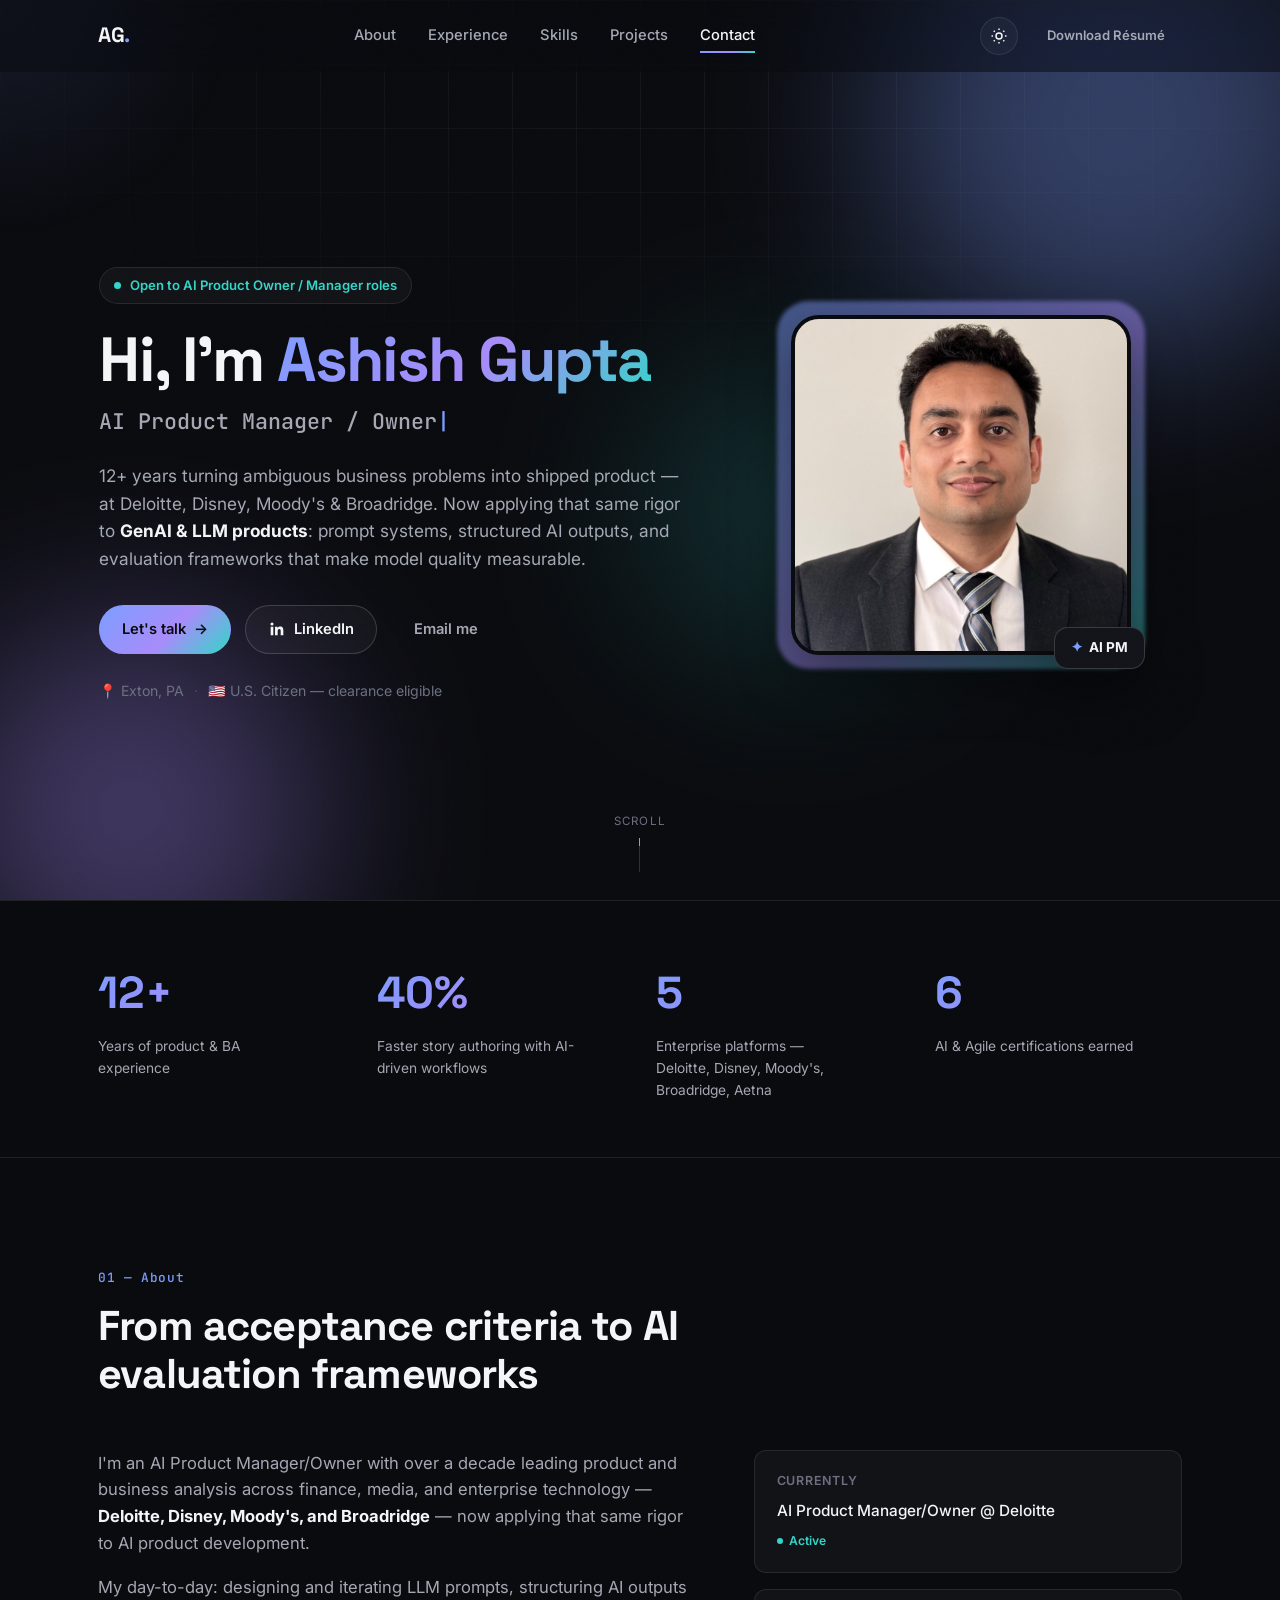
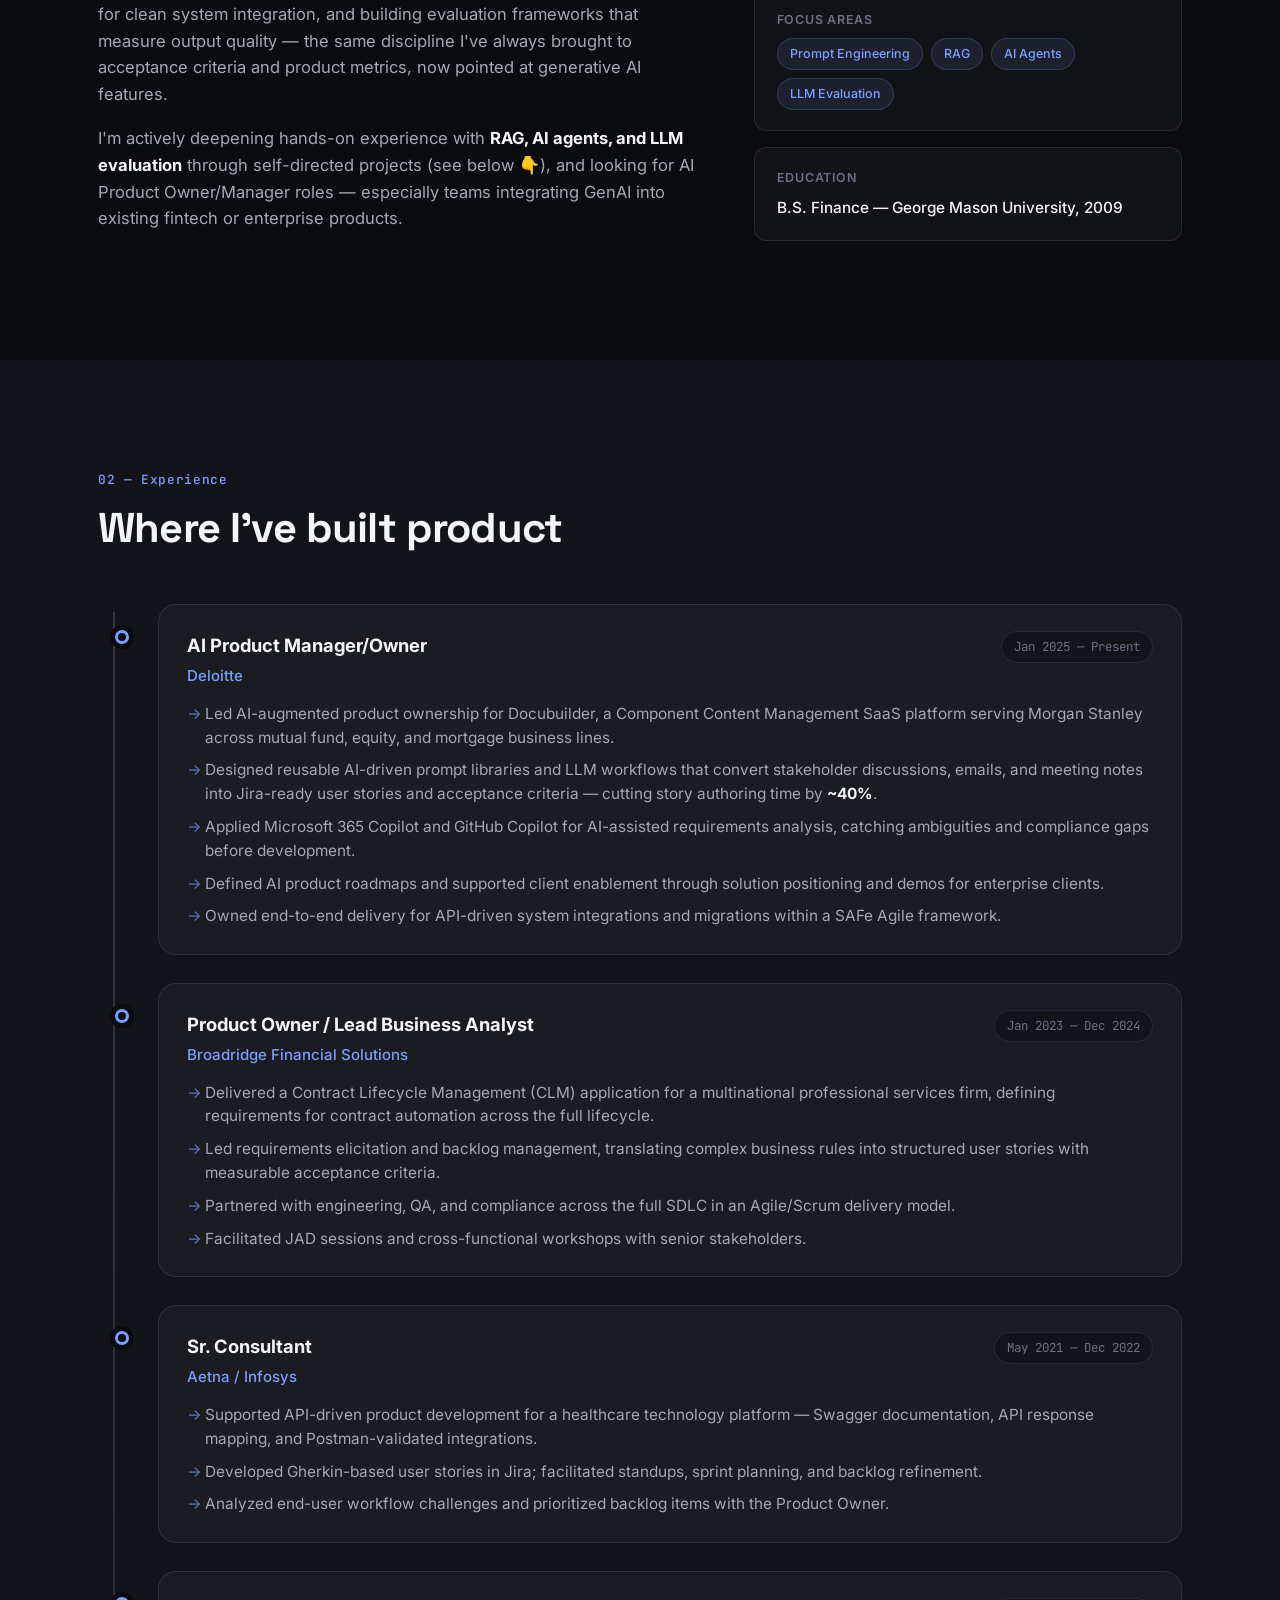
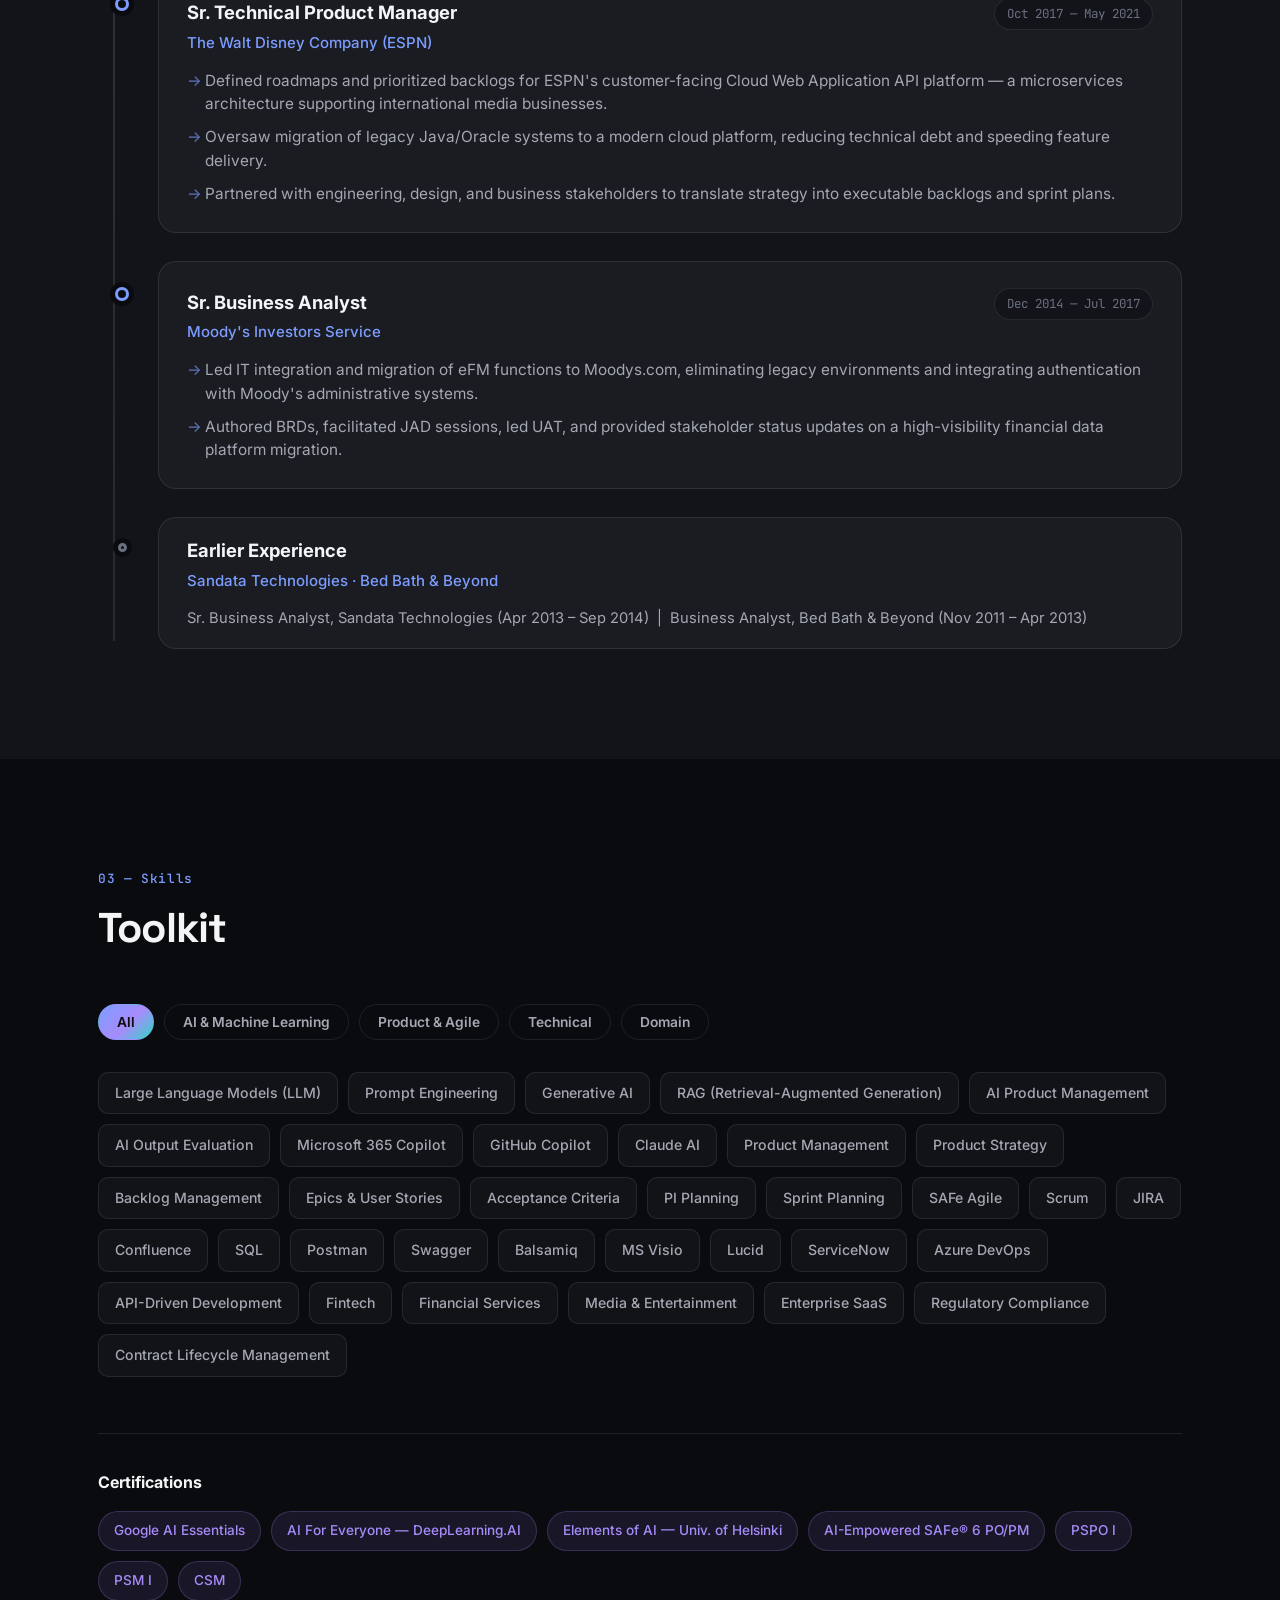
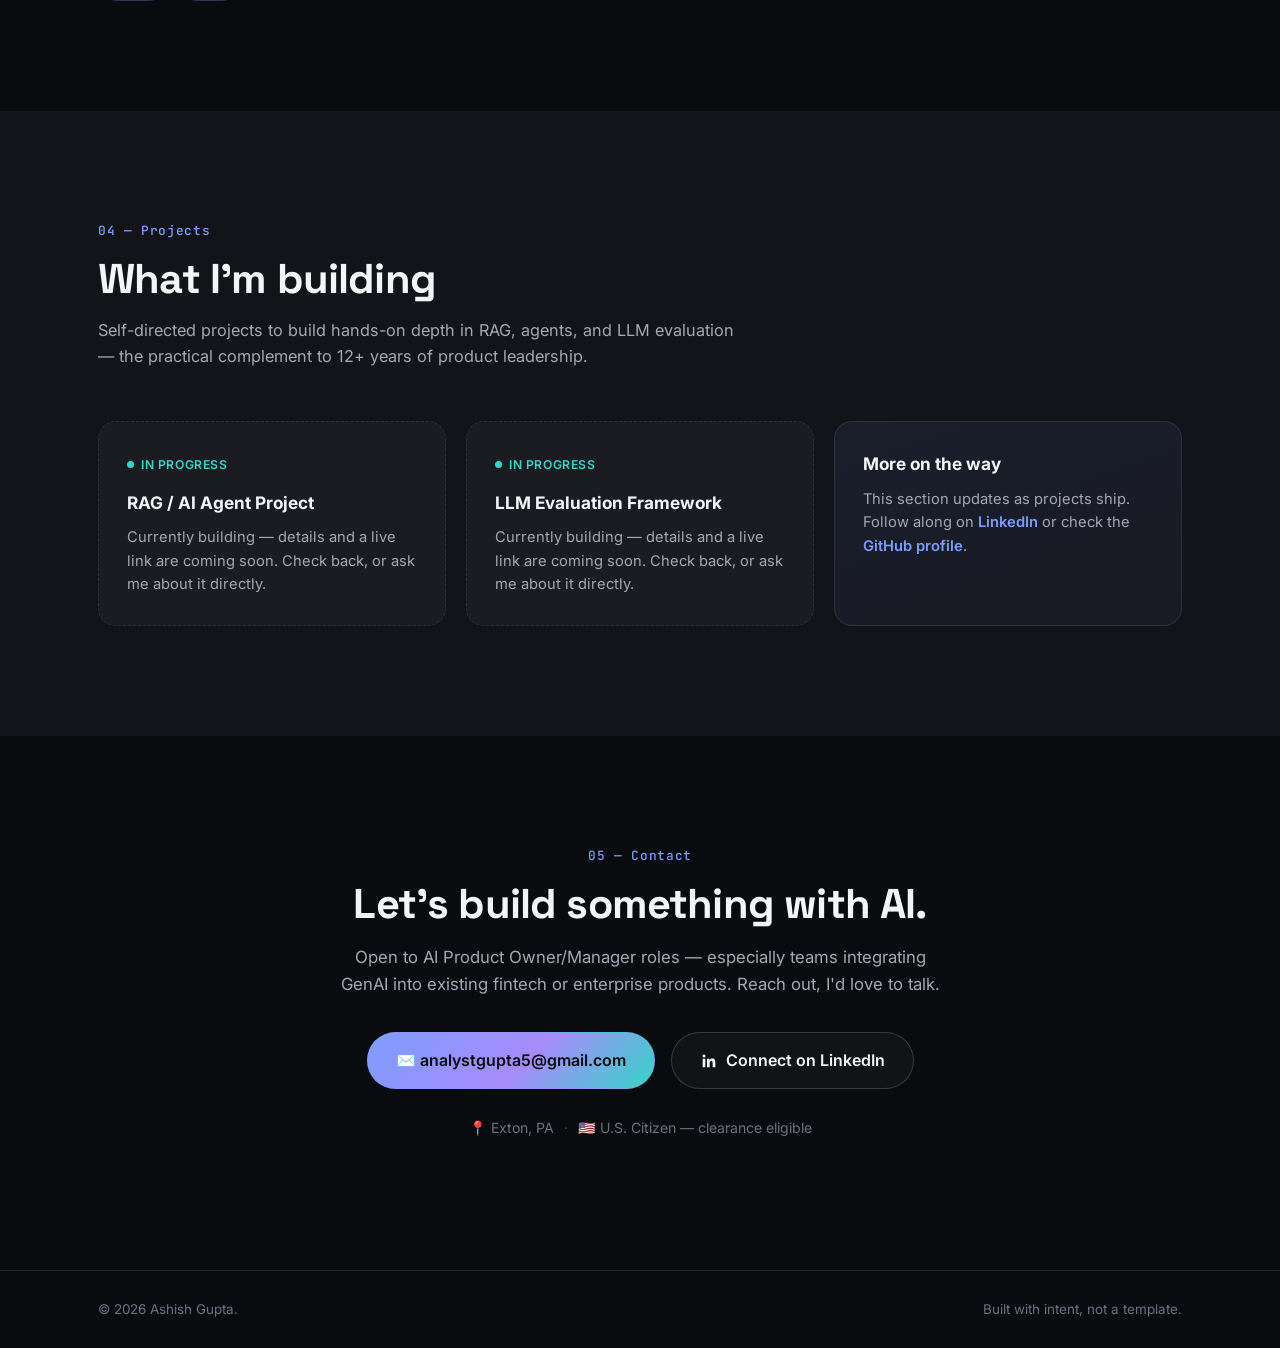
<file: index.html>
<!DOCTYPE html>
<html lang="en">
<head>
<meta charset="UTF-8">
<meta name="viewport" content="width=device-width, initial-scale=1.0">
<title>Ashish Gupta — AI Product Manager</title>
<meta name="description" content="Ashish Gupta — AI Product Manager/Owner specializing in GenAI & LLM products across Fintech, Media, and Enterprise technology.">
<link rel="icon" href="data:image/svg+xml,<svg xmlns=%22http://www.w3.org/2000/svg%22 viewBox=%220 0 100 100%22><text y=%22.9em%22 font-size=%2290%22>🤖</text></svg>">
<link rel="preconnect" href="https://fonts.googleapis.com">
<link rel="preconnect" href="https://fonts.gstatic.com" crossorigin>
<link href="https://fonts.googleapis.com/css2?family=Space+Grotesk:wght@400;500;600;700&family=Inter:wght@400;500;600;700;800&family=JetBrains+Mono:wght@400;500&display=swap" rel="stylesheet">
<link rel="stylesheet" href="style.css">
</head>
<body>

<div class="noise-overlay"></div>
<div class="cursor-glow" id="cursorGlow"></div>

<nav id="navbar">
  <div class="nav-inner">
    <a href="#top" class="nav-brand">AG<span class="dot">.</span></a>
    <div class="nav-links">
      <a href="#about" data-section="about">About</a>
      <a href="#experience" data-section="experience">Experience</a>
      <a href="#skills" data-section="skills">Skills</a>
      <a href="#projects" data-section="projects">Projects</a>
      <a href="#contact" data-section="contact">Contact</a>
    </div>
    <div class="nav-actions">
      <button id="themeToggle" aria-label="Toggle theme">
        <svg class="icon-sun" viewBox="0 0 24 24" fill="none" stroke="currentColor" stroke-width="2"><circle cx="12" cy="12" r="4"/><path d="M12 2v2M12 20v2M4.93 4.93l1.41 1.41M17.66 17.66l1.41 1.41M2 12h2M20 12h2M6.34 17.66l-1.41 1.41M19.07 4.93l-1.41 1.41"/></svg>
        <svg class="icon-moon" viewBox="0 0 24 24" fill="none" stroke="currentColor" stroke-width="2"><path d="M21 12.79A9 9 0 1 1 11.21 3 7 7 0 0 0 21 12.79z"/></svg>
      </button>
      <a href="Ashish_Gupta_AI_PO_Resume.pdf" class="btn btn-ghost btn-sm" download>Download Résumé</a>
    </div>
    <button class="nav-burger" id="navBurger" aria-label="Menu"><span></span><span></span><span></span></button>
  </div>
  <div class="mobile-menu" id="mobileMenu">
    <a href="#about">About</a>
    <a href="#experience">Experience</a>
    <a href="#skills">Skills</a>
    <a href="#projects">Projects</a>
    <a href="#contact">Contact</a>
  </div>
</nav>

<div class="progress-bar" id="progressBar"></div>

<main id="top">

  <!-- HERO -->
  <section class="hero">
    <div class="hero-bg">
      <div class="blob blob-1"></div>
      <div class="blob blob-2"></div>
      <div class="blob blob-3"></div>
      <div class="grid-overlay"></div>
    </div>

    <div class="hero-inner container">
      <div class="hero-text">
        <div class="eyebrow reveal">
          <span class="pulse-dot"></span>
          Open to AI Product Owner / Manager roles
        </div>
        <h1 class="reveal">
          Hi, I'm <span class="highlight">Ashish Gupta</span>
        </h1>
        <h2 class="hero-role reveal">
          <span id="typedRole"></span><span class="cursor-blink">|</span>
        </h2>
        <p class="hero-lede reveal">
          12+ years turning ambiguous business problems into shipped product —
          at Deloitte, Disney, Moody's &amp; Broadridge. Now applying that same
          rigor to <strong>GenAI &amp; LLM products</strong>: prompt systems,
          structured AI outputs, and evaluation frameworks that make model
          quality measurable.
        </p>
        <div class="hero-actions reveal">
          <a href="#contact" class="btn btn-primary">Let's talk <span class="arrow">→</span></a>
          <a href="https://www.linkedin.com/in/analystgupta5/" target="_blank" rel="noopener" class="btn btn-secondary">
            <svg width="18" height="18" viewBox="0 0 24 24" fill="currentColor"><path d="M20.45 20.45h-3.55v-5.57c0-1.33-.03-3.04-1.85-3.04-1.85 0-2.14 1.45-2.14 2.94v5.67H9.36V9h3.41v1.56h.05c.47-.9 1.63-1.85 3.36-1.85 3.6 0 4.27 2.37 4.27 5.45v6.29zM5.34 7.43a2.06 2.06 0 1 1 0-4.12 2.06 2.06 0 0 1 0 4.12zM7.11 20.45H3.56V9h3.55v11.45z"/></svg>
            LinkedIn
          </a>
          <a href="mailto:analystgupta5@gmail.com" class="btn btn-ghost">Email me</a>
        </div>
        <div class="hero-meta reveal">
          <span>📍 Exton, PA</span>
          <span class="sep">·</span>
          <span>🇺🇸 U.S. Citizen — clearance eligible</span>
        </div>
      </div>

      <div class="hero-photo reveal">
        <div class="photo-frame">
          <div class="photo-ring"></div>
          <img src="assets/headshot.jpg" alt="Portrait of Ashish Gupta" width="420" height="420">
          <div class="photo-badge">
            <span class="badge-icon">✦</span> AI PM
          </div>
        </div>
      </div>
    </div>

    <div class="scroll-cue">
      <span>Scroll</span>
      <div class="scroll-line"><div class="scroll-dot"></div></div>
    </div>
  </section>

  <!-- STATS -->
  <section class="stats-band">
    <div class="container stats-grid">
      <div class="stat reveal">
        <div class="stat-number" data-count="12" data-suffix="+">0</div>
        <div class="stat-label">Years of product &amp; BA experience</div>
      </div>
      <div class="stat reveal">
        <div class="stat-number" data-count="40" data-suffix="%">0</div>
        <div class="stat-label">Faster story authoring with AI-driven workflows</div>
      </div>
      <div class="stat reveal">
        <div class="stat-number" data-count="5" data-suffix="">0</div>
        <div class="stat-label">Enterprise platforms — Deloitte, Disney, Moody's, Broadridge, Aetna</div>
      </div>
      <div class="stat reveal">
        <div class="stat-number" data-count="6" data-suffix="">0</div>
        <div class="stat-label">AI &amp; Agile certifications earned</div>
      </div>
    </div>
  </section>

  <!-- ABOUT -->
  <section id="about" class="section">
    <div class="container">
      <div class="section-head reveal">
        <span class="section-kicker">01 — About</span>
        <h2>From acceptance criteria to AI evaluation frameworks</h2>
      </div>
      <div class="about-grid">
        <div class="about-copy reveal">
          <p>
            I'm an AI Product Manager/Owner with over a decade leading product
            and business analysis across finance, media, and enterprise
            technology — <strong>Deloitte, Disney, Moody's, and Broadridge</strong> —
            now applying that same rigor to AI product development.
          </p>
          <p>
            My day-to-day: designing and iterating LLM prompts, structuring AI
            outputs for clean system integration, and building evaluation
            frameworks that measure output quality — the same discipline I've
            always brought to acceptance criteria and product metrics, now
            pointed at generative AI features.
          </p>
          <p>
            I'm actively deepening hands-on experience with <strong>RAG, AI
            agents, and LLM evaluation</strong> through self-directed projects
            (see below 👇), and looking for AI Product Owner/Manager roles —
            especially teams integrating GenAI into existing fintech or
            enterprise products.
          </p>
        </div>
        <div class="about-side reveal">
          <div class="info-card">
            <h3>Currently</h3>
            <p>AI Product Manager/Owner @ Deloitte</p>
            <span class="tag tag-live">Active</span>
          </div>
          <div class="info-card">
            <h3>Focus areas</h3>
            <div class="chip-row">
              <span class="chip">Prompt Engineering</span>
              <span class="chip">RAG</span>
              <span class="chip">AI Agents</span>
              <span class="chip">LLM Evaluation</span>
            </div>
          </div>
          <div class="info-card">
            <h3>Education</h3>
            <p>B.S. Finance — George Mason University, 2009</p>
          </div>
        </div>
      </div>
    </div>
  </section>

  <!-- EXPERIENCE -->
  <section id="experience" class="section section-alt">
    <div class="container">
      <div class="section-head reveal">
        <span class="section-kicker">02 — Experience</span>
        <h2>Where I've built product</h2>
      </div>

      <div class="timeline">

        <article class="tl-item reveal">
          <div class="tl-marker"><div class="tl-dot"></div></div>
          <div class="tl-card">
            <div class="tl-card-head">
              <div>
                <h3>AI Product Manager/Owner</h3>
                <div class="tl-company">Deloitte</div>
              </div>
              <div class="tl-date">Jan 2025 — Present</div>
            </div>
            <ul>
              <li>Led AI-augmented product ownership for Docubuilder, a Component Content Management SaaS platform serving Morgan Stanley across mutual fund, equity, and mortgage business lines.</li>
              <li>Designed reusable AI-driven prompt libraries and LLM workflows that convert stakeholder discussions, emails, and meeting notes into Jira-ready user stories and acceptance criteria — cutting story authoring time by <strong>~40%</strong>.</li>
              <li>Applied Microsoft 365 Copilot and GitHub Copilot for AI-assisted requirements analysis, catching ambiguities and compliance gaps before development.</li>
              <li>Defined AI product roadmaps and supported client enablement through solution positioning and demos for enterprise clients.</li>
              <li>Owned end-to-end delivery for API-driven system integrations and migrations within a SAFe Agile framework.</li>
            </ul>
          </div>
        </article>

        <article class="tl-item reveal">
          <div class="tl-marker"><div class="tl-dot"></div></div>
          <div class="tl-card">
            <div class="tl-card-head">
              <div>
                <h3>Product Owner / Lead Business Analyst</h3>
                <div class="tl-company">Broadridge Financial Solutions</div>
              </div>
              <div class="tl-date">Jan 2023 — Dec 2024</div>
            </div>
            <ul>
              <li>Delivered a Contract Lifecycle Management (CLM) application for a multinational professional services firm, defining requirements for contract automation across the full lifecycle.</li>
              <li>Led requirements elicitation and backlog management, translating complex business rules into structured user stories with measurable acceptance criteria.</li>
              <li>Partnered with engineering, QA, and compliance across the full SDLC in an Agile/Scrum delivery model.</li>
              <li>Facilitated JAD sessions and cross-functional workshops with senior stakeholders.</li>
            </ul>
          </div>
        </article>

        <article class="tl-item reveal">
          <div class="tl-marker"><div class="tl-dot"></div></div>
          <div class="tl-card">
            <div class="tl-card-head">
              <div>
                <h3>Sr. Consultant</h3>
                <div class="tl-company">Aetna / Infosys</div>
              </div>
              <div class="tl-date">May 2021 — Dec 2022</div>
            </div>
            <ul>
              <li>Supported API-driven product development for a healthcare technology platform — Swagger documentation, API response mapping, and Postman-validated integrations.</li>
              <li>Developed Gherkin-based user stories in Jira; facilitated standups, sprint planning, and backlog refinement.</li>
              <li>Analyzed end-user workflow challenges and prioritized backlog items with the Product Owner.</li>
            </ul>
          </div>
        </article>

        <article class="tl-item reveal">
          <div class="tl-marker"><div class="tl-dot"></div></div>
          <div class="tl-card">
            <div class="tl-card-head">
              <div>
                <h3>Sr. Technical Product Manager</h3>
                <div class="tl-company">The Walt Disney Company (ESPN)</div>
              </div>
              <div class="tl-date">Oct 2017 — May 2021</div>
            </div>
            <ul>
              <li>Defined roadmaps and prioritized backlogs for ESPN's customer-facing Cloud Web Application API platform — a microservices architecture supporting international media businesses.</li>
              <li>Oversaw migration of legacy Java/Oracle systems to a modern cloud platform, reducing technical debt and speeding feature delivery.</li>
              <li>Partnered with engineering, design, and business stakeholders to translate strategy into executable backlogs and sprint plans.</li>
            </ul>
          </div>
        </article>

        <article class="tl-item reveal">
          <div class="tl-marker"><div class="tl-dot"></div></div>
          <div class="tl-card">
            <div class="tl-card-head">
              <div>
                <h3>Sr. Business Analyst</h3>
                <div class="tl-company">Moody's Investors Service</div>
              </div>
              <div class="tl-date">Dec 2014 — Jul 2017</div>
            </div>
            <ul>
              <li>Led IT integration and migration of eFM functions to Moodys.com, eliminating legacy environments and integrating authentication with Moody's administrative systems.</li>
              <li>Authored BRDs, facilitated JAD sessions, led UAT, and provided stakeholder status updates on a high-visibility financial data platform migration.</li>
            </ul>
          </div>
        </article>

        <article class="tl-item tl-item-compact reveal">
          <div class="tl-marker"><div class="tl-dot tl-dot-sm"></div></div>
          <div class="tl-card tl-card-compact">
            <div class="tl-card-head">
              <div>
                <h3>Earlier Experience</h3>
                <div class="tl-company">Sandata Technologies · Bed Bath &amp; Beyond</div>
              </div>
            </div>
            <p class="tl-compact-text">Sr. Business Analyst, Sandata Technologies (Apr 2013 – Sep 2014) &nbsp;|&nbsp; Business Analyst, Bed Bath &amp; Beyond (Nov 2011 – Apr 2013)</p>
          </div>
        </article>

      </div>
    </div>
  </section>

  <!-- SKILLS -->
  <section id="skills" class="section">
    <div class="container">
      <div class="section-head reveal">
        <span class="section-kicker">03 — Skills</span>
        <h2>Toolkit</h2>
      </div>

      <div class="filter-row reveal">
        <button class="filter-btn active" data-filter="all">All</button>
        <button class="filter-btn" data-filter="ai">AI &amp; Machine Learning</button>
        <button class="filter-btn" data-filter="product">Product &amp; Agile</button>
        <button class="filter-btn" data-filter="technical">Technical</button>
        <button class="filter-btn" data-filter="domain">Domain</button>
      </div>

      <div class="skills-grid" id="skillsGrid">
        <!-- AI -->
        <span class="skill-pill" data-cat="ai">Large Language Models (LLM)</span>
        <span class="skill-pill" data-cat="ai">Prompt Engineering</span>
        <span class="skill-pill" data-cat="ai">Generative AI</span>
        <span class="skill-pill" data-cat="ai">RAG (Retrieval-Augmented Generation)</span>
        <span class="skill-pill" data-cat="ai">AI Product Management</span>
        <span class="skill-pill" data-cat="ai">AI Output Evaluation</span>
        <span class="skill-pill" data-cat="ai">Microsoft 365 Copilot</span>
        <span class="skill-pill" data-cat="ai">GitHub Copilot</span>
        <span class="skill-pill" data-cat="ai">Claude AI</span>
        <!-- Product -->
        <span class="skill-pill" data-cat="product">Product Management</span>
        <span class="skill-pill" data-cat="product">Product Strategy</span>
        <span class="skill-pill" data-cat="product">Backlog Management</span>
        <span class="skill-pill" data-cat="product">Epics &amp; User Stories</span>
        <span class="skill-pill" data-cat="product">Acceptance Criteria</span>
        <span class="skill-pill" data-cat="product">PI Planning</span>
        <span class="skill-pill" data-cat="product">Sprint Planning</span>
        <span class="skill-pill" data-cat="product">SAFe Agile</span>
        <span class="skill-pill" data-cat="product">Scrum</span>
        <!-- Technical -->
        <span class="skill-pill" data-cat="technical">JIRA</span>
        <span class="skill-pill" data-cat="technical">Confluence</span>
        <span class="skill-pill" data-cat="technical">SQL</span>
        <span class="skill-pill" data-cat="technical">Postman</span>
        <span class="skill-pill" data-cat="technical">Swagger</span>
        <span class="skill-pill" data-cat="technical">Balsamiq</span>
        <span class="skill-pill" data-cat="technical">MS Visio</span>
        <span class="skill-pill" data-cat="technical">Lucid</span>
        <span class="skill-pill" data-cat="technical">ServiceNow</span>
        <span class="skill-pill" data-cat="technical">Azure DevOps</span>
        <span class="skill-pill" data-cat="technical">API-Driven Development</span>
        <!-- Domain -->
        <span class="skill-pill" data-cat="domain">Fintech</span>
        <span class="skill-pill" data-cat="domain">Financial Services</span>
        <span class="skill-pill" data-cat="domain">Media &amp; Entertainment</span>
        <span class="skill-pill" data-cat="domain">Enterprise SaaS</span>
        <span class="skill-pill" data-cat="domain">Regulatory Compliance</span>
        <span class="skill-pill" data-cat="domain">Contract Lifecycle Management</span>
      </div>

      <div class="cert-strip reveal">
        <div class="cert-strip-title">Certifications</div>
        <div class="cert-list">
          <span class="cert-pill">Google AI Essentials</span>
          <span class="cert-pill">AI For Everyone — DeepLearning.AI</span>
          <span class="cert-pill">Elements of AI — Univ. of Helsinki</span>
          <span class="cert-pill">AI-Empowered SAFe® 6 PO/PM</span>
          <span class="cert-pill">PSPO I</span>
          <span class="cert-pill">PSM I</span>
          <span class="cert-pill">CSM</span>
        </div>
      </div>
    </div>
  </section>

  <!-- PROJECTS -->
  <section id="projects" class="section section-alt">
    <div class="container">
      <div class="section-head reveal">
        <span class="section-kicker">04 — Projects</span>
        <h2>What I'm building</h2>
        <p class="section-sub">Self-directed projects to build hands-on depth in RAG, agents, and LLM evaluation — the practical complement to 12+ years of product leadership.</p>
      </div>

      <div class="projects-grid">
        <div class="project-card project-placeholder reveal">
          <div class="project-status">
            <span class="status-dot"></span> In progress
          </div>
          <h3>RAG / AI Agent Project</h3>
          <p>Currently building — details and a live link are coming soon. Check back, or ask me about it directly.</p>
        </div>
        <div class="project-card project-placeholder reveal">
          <div class="project-status">
            <span class="status-dot"></span> In progress
          </div>
          <h3>LLM Evaluation Framework</h3>
          <p>Currently building — details and a live link are coming soon. Check back, or ask me about it directly.</p>
        </div>
        <div class="project-card project-cta reveal">
          <h3>More on the way</h3>
          <p>This section updates as projects ship. Follow along on <a href="https://www.linkedin.com/in/analystgupta5/" target="_blank" rel="noopener">LinkedIn</a> or check the <a href="https://github.com/Agupta678" target="_blank" rel="noopener" id="githubProfileLink">GitHub profile</a>.</p>
        </div>
      </div>
    </div>
  </section>

  <!-- CONTACT -->
  <section id="contact" class="section contact-section">
    <div class="container">
      <div class="contact-inner reveal">
        <span class="section-kicker">05 — Contact</span>
        <h2>Let's build something with AI.</h2>
        <p>Open to AI Product Owner/Manager roles — especially teams integrating GenAI into existing fintech or enterprise products. Reach out, I'd love to talk.</p>
        <div class="contact-actions">
          <a href="mailto:analystgupta5@gmail.com" class="btn btn-primary btn-lg">
            ✉️ analystgupta5@gmail.com
          </a>
          <a href="https://www.linkedin.com/in/analystgupta5/" target="_blank" rel="noopener" class="btn btn-secondary btn-lg">
            <svg width="18" height="18" viewBox="0 0 24 24" fill="currentColor"><path d="M20.45 20.45h-3.55v-5.57c0-1.33-.03-3.04-1.85-3.04-1.85 0-2.14 1.45-2.14 2.94v5.67H9.36V9h3.41v1.56h.05c.47-.9 1.63-1.85 3.36-1.85 3.6 0 4.27 2.37 4.27 5.45v6.29zM5.34 7.43a2.06 2.06 0 1 1 0-4.12 2.06 2.06 0 0 1 0 4.12zM7.11 20.45H3.56V9h3.55v11.45z"/></svg>
            Connect on LinkedIn
          </a>
        </div>
        <div class="contact-meta">
          <span>📍 Exton, PA</span>
          <span class="sep">·</span>
          <span>🇺🇸 U.S. Citizen — clearance eligible</span>
        </div>
      </div>
    </div>
  </section>

</main>

<footer class="site-footer">
  <div class="container footer-inner">
    <span>© <span id="year"></span> Ashish Gupta.</span>
    <span class="footer-sep">Built with intent, not a template.</span>
  </div>
</footer>

<script src="script.js"></script>
</body>
</html>
</file>
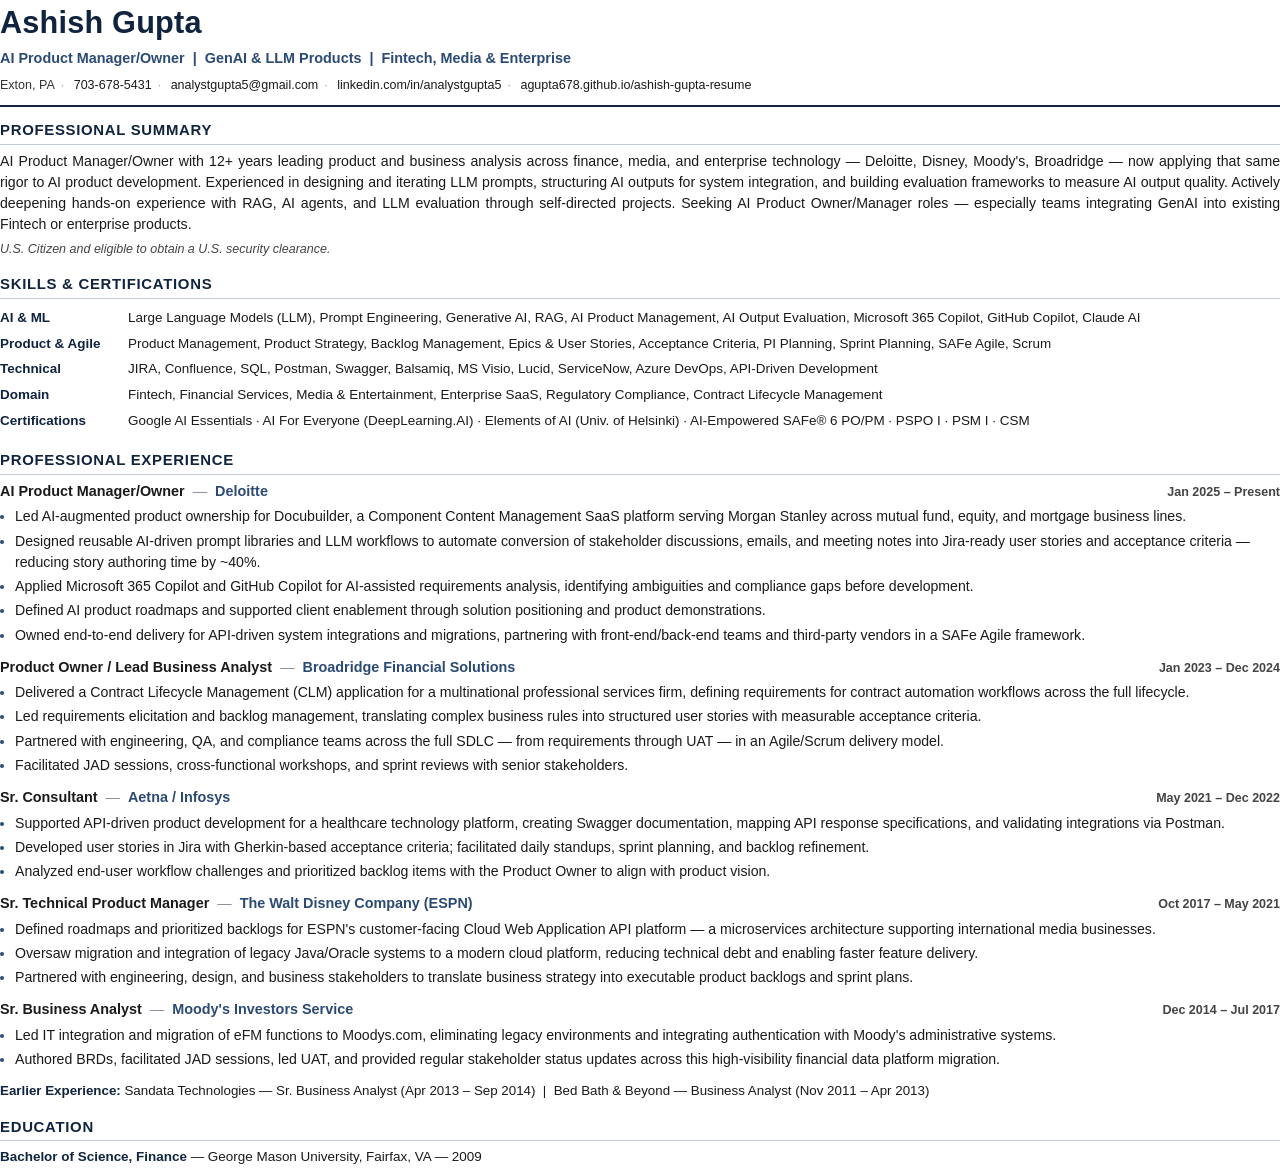
<file: resume-print/resume.html>
<!DOCTYPE html>
<html lang="en">
<head>
<meta charset="UTF-8">
<title>Ashish Gupta — Resume</title>
<style>
  @page { size: Letter; margin: 0.5in 0.62in; }
  * { box-sizing: border-box; }
  html, body {
    margin: 0; padding: 0;
    font-family: Calibri, Carlito, Arial, "Helvetica Neue", sans-serif;
    color: #1a1a1a;
    font-size: 10.6pt;
    line-height: 1.48;
    -webkit-print-color-adjust: exact;
  }
  a { color: #1a1a1a; text-decoration: none; }

  .name { font-size: 23pt; font-weight: 700; letter-spacing: 0.2px; margin: 0 0 3px; color: #10233f; }
  .title-line { font-size: 10.8pt; font-weight: 600; color: #2b4a75; margin: 0 0 6px; }
  .contact-line { font-size: 9.4pt; color: #333; margin: 0 0 11px; }
  .contact-line span { white-space: nowrap; }
  .dot { color: #9aa4b2; margin: 0 6px; }

  hr.rule { border: none; border-top: 1.6pt solid #10233f; margin: 0 0 12px; }

  h2.section {
    font-size: 11.2pt; font-weight: 700; text-transform: uppercase;
    letter-spacing: 0.7px; color: #10233f;
    margin: 15px 0 6px; padding-bottom: 2.5px;
    border-bottom: 0.8pt solid #c3cbd6;
  }
  h2.section.first { margin-top: 0; }

  .summary { margin: 0 0 4px; text-align: justify; }
  .clearance { font-size: 9.4pt; color: #444; margin-top: 5px; font-style: italic; }

  .skills-grid { width: 100%; }
  .skills-row { display: flex; padding: 3px 0; font-size: 10.1pt; }
  .skills-row .lbl { flex: 0 0 128px; font-weight: 700; color: #10233f; }
  .skills-row .val { flex: 1; }

  .job { margin-bottom: 11px; }
  .job:last-child { margin-bottom: 0; }
  .job-head { display: flex; justify-content: space-between; align-items: baseline; }
  .job-title { font-weight: 700; font-size: 10.8pt; }
  .job-company { font-weight: 600; color: #2b4a75; }
  .job-sep { color: #8b93a0; font-weight: 400; }
  .job-date { font-size: 9.4pt; color: #444; white-space: nowrap; font-weight: 600; }

  ul.bullets { margin: 4px 0 0; padding-left: 15px; }
  ul.bullets li { margin-bottom: 3.5px; }
  ul.bullets li::marker { color: #2b4a75; }

  .earlier { font-size: 10pt; margin-top: 4px; }
  .earlier b { color: #10233f; }

  .cert-line, .edu-line { font-size: 10.1pt; margin: 2px 0; }
  .cert-line b, .edu-line b { color: #10233f; }

  strong { color: #10233f; }
</style>
</head>
<body>

  <div class="name">Ashish Gupta</div>
  <div class="title-line">AI Product Manager/Owner &nbsp;|&nbsp; GenAI &amp; LLM Products &nbsp;|&nbsp; Fintech, Media &amp; Enterprise</div>
  <div class="contact-line">
    <span>Exton, PA</span><span class="dot">&middot;</span>
    <span><a href="tel:+17036785431">703-678-5431</a></span><span class="dot">&middot;</span>
    <span><a href="mailto:analystgupta5@gmail.com">analystgupta5@gmail.com</a></span><span class="dot">&middot;</span>
    <span><a href="https://www.linkedin.com/in/analystgupta5/" target="_blank" rel="noopener">linkedin.com/in/analystgupta5</a></span><span class="dot">&middot;</span>
    <span><a href="https://agupta678.github.io/ashish-gupta-resume/" target="_blank" rel="noopener">agupta678.github.io/ashish-gupta-resume</a></span>
  </div>
  <hr class="rule">

  <h2 class="section first">Professional Summary</h2>
  <p class="summary">AI Product Manager/Owner with 12+ years leading product and business analysis across finance, media, and enterprise technology &mdash; Deloitte, Disney, Moody's, Broadridge &mdash; now applying that same rigor to AI product development. Experienced in designing and iterating LLM prompts, structuring AI outputs for system integration, and building evaluation frameworks to measure AI output quality. Actively deepening hands-on experience with RAG, AI agents, and LLM evaluation through self-directed projects. Seeking AI Product Owner/Manager roles &mdash; especially teams integrating GenAI into existing Fintech or enterprise products.</p>
  <p class="clearance">U.S. Citizen and eligible to obtain a U.S. security clearance.</p>

  <h2 class="section">Skills &amp; Certifications</h2>
  <div class="skills-grid">
    <div class="skills-row"><div class="lbl">AI &amp; ML</div><div class="val">Large Language Models (LLM), Prompt Engineering, Generative AI, RAG, AI Product Management, AI Output Evaluation, Microsoft 365 Copilot, GitHub Copilot, Claude AI</div></div>
    <div class="skills-row"><div class="lbl">Product &amp; Agile</div><div class="val">Product Management, Product Strategy, Backlog Management, Epics &amp; User Stories, Acceptance Criteria, PI Planning, Sprint Planning, SAFe Agile, Scrum</div></div>
    <div class="skills-row"><div class="lbl">Technical</div><div class="val">JIRA, Confluence, SQL, Postman, Swagger, Balsamiq, MS Visio, Lucid, ServiceNow, Azure DevOps, API-Driven Development</div></div>
    <div class="skills-row"><div class="lbl">Domain</div><div class="val">Fintech, Financial Services, Media &amp; Entertainment, Enterprise SaaS, Regulatory Compliance, Contract Lifecycle Management</div></div>
    <div class="skills-row"><div class="lbl">Certifications</div><div class="val">Google AI Essentials &middot; AI For Everyone (DeepLearning.AI) &middot; Elements of AI (Univ. of Helsinki) &middot; AI-Empowered SAFe&reg; 6 PO/PM &middot; PSPO I &middot; PSM I &middot; CSM</div></div>
  </div>

  <h2 class="section">Professional Experience</h2>

  <div class="job">
    <div class="job-head">
      <div class="job-title">AI Product Manager/Owner &nbsp;<span class="job-sep">&mdash;</span>&nbsp; <span class="job-company">Deloitte</span></div>
      <div class="job-date">Jan 2025 &ndash; Present</div>
    </div>
    <ul class="bullets">
      <li>Led AI-augmented product ownership for Docubuilder, a Component Content Management SaaS platform serving Morgan Stanley across mutual fund, equity, and mortgage business lines.</li>
      <li>Designed reusable AI-driven prompt libraries and LLM workflows to automate conversion of stakeholder discussions, emails, and meeting notes into Jira-ready user stories and acceptance criteria &mdash; reducing story authoring time by ~40%.</li>
      <li>Applied Microsoft 365 Copilot and GitHub Copilot for AI-assisted requirements analysis, identifying ambiguities and compliance gaps before development.</li>
      <li>Defined AI product roadmaps and supported client enablement through solution positioning and product demonstrations.</li>
      <li>Owned end-to-end delivery for API-driven system integrations and migrations, partnering with front-end/back-end teams and third-party vendors in a SAFe Agile framework.</li>
    </ul>
  </div>

  <div class="job">
    <div class="job-head">
      <div class="job-title">Product Owner / Lead Business Analyst &nbsp;<span class="job-sep">&mdash;</span>&nbsp; <span class="job-company">Broadridge Financial Solutions</span></div>
      <div class="job-date">Jan 2023 &ndash; Dec 2024</div>
    </div>
    <ul class="bullets">
      <li>Delivered a Contract Lifecycle Management (CLM) application for a multinational professional services firm, defining requirements for contract automation workflows across the full lifecycle.</li>
      <li>Led requirements elicitation and backlog management, translating complex business rules into structured user stories with measurable acceptance criteria.</li>
      <li>Partnered with engineering, QA, and compliance teams across the full SDLC &mdash; from requirements through UAT &mdash; in an Agile/Scrum delivery model.</li>
      <li>Facilitated JAD sessions, cross-functional workshops, and sprint reviews with senior stakeholders.</li>
    </ul>
  </div>

  <div class="job">
    <div class="job-head">
      <div class="job-title">Sr. Consultant &nbsp;<span class="job-sep">&mdash;</span>&nbsp; <span class="job-company">Aetna / Infosys</span></div>
      <div class="job-date">May 2021 &ndash; Dec 2022</div>
    </div>
    <ul class="bullets">
      <li>Supported API-driven product development for a healthcare technology platform, creating Swagger documentation, mapping API response specifications, and validating integrations via Postman.</li>
      <li>Developed user stories in Jira with Gherkin-based acceptance criteria; facilitated daily standups, sprint planning, and backlog refinement.</li>
      <li>Analyzed end-user workflow challenges and prioritized backlog items with the Product Owner to align with product vision.</li>
    </ul>
  </div>

  <div class="job">
    <div class="job-head">
      <div class="job-title">Sr. Technical Product Manager &nbsp;<span class="job-sep">&mdash;</span>&nbsp; <span class="job-company">The Walt Disney Company (ESPN)</span></div>
      <div class="job-date">Oct 2017 &ndash; May 2021</div>
    </div>
    <ul class="bullets">
      <li>Defined roadmaps and prioritized backlogs for ESPN's customer-facing Cloud Web Application API platform &mdash; a microservices architecture supporting international media businesses.</li>
      <li>Oversaw migration and integration of legacy Java/Oracle systems to a modern cloud platform, reducing technical debt and enabling faster feature delivery.</li>
      <li>Partnered with engineering, design, and business stakeholders to translate business strategy into executable product backlogs and sprint plans.</li>
    </ul>
  </div>

  <div class="job">
    <div class="job-head">
      <div class="job-title">Sr. Business Analyst &nbsp;<span class="job-sep">&mdash;</span>&nbsp; <span class="job-company">Moody's Investors Service</span></div>
      <div class="job-date">Dec 2014 &ndash; Jul 2017</div>
    </div>
    <ul class="bullets">
      <li>Led IT integration and migration of eFM functions to Moodys.com, eliminating legacy environments and integrating authentication with Moody's administrative systems.</li>
      <li>Authored BRDs, facilitated JAD sessions, led UAT, and provided regular stakeholder status updates across this high-visibility financial data platform migration.</li>
    </ul>
  </div>

  <p class="earlier"><b>Earlier Experience:</b> Sandata Technologies &mdash; Sr. Business Analyst (Apr 2013 &ndash; Sep 2014) &nbsp;|&nbsp; Bed Bath &amp; Beyond &mdash; Business Analyst (Nov 2011 &ndash; Apr 2013)</p>

  <h2 class="section">Education</h2>
  <p class="edu-line"><b>Bachelor of Science, Finance</b> &mdash; George Mason University, Fairfax, VA &mdash; 2009</p>

</body>
</html>
</file>
<file: style.css>
/* ============ TOKENS ============ */
:root {
  --bg: #0a0b0f;
  --bg-elevated: #12141a;
  --bg-card: rgba(255,255,255,0.035);
  --border: rgba(255,255,255,0.09);
  --border-strong: rgba(255,255,255,0.16);
  --text: #f4f5f7;
  --text-dim: #a4a8b3;
  --text-faint: #6b7080;
  --accent: #7c9dff;
  --accent-2: #a78bfa;
  --accent-3: #34d5c8;
  --accent-grad: linear-gradient(135deg, #7c9dff 0%, #a78bfa 55%, #34d5c8 100%);
  --shadow: 0 20px 60px rgba(0,0,0,0.45);
  --radius: 18px;
  --radius-sm: 12px;
  --font-display: 'Space Grotesk', 'Inter', sans-serif;
  --font-body: 'Inter', -apple-system, sans-serif;
  --font-mono: 'JetBrains Mono', monospace;
}

:root[data-theme="light"] {
  --bg: #f7f7fb;
  --bg-elevated: #ffffff;
  --bg-card: rgba(20,20,30,0.03);
  --border: rgba(20,20,30,0.09);
  --border-strong: rgba(20,20,30,0.16);
  --text: #14151c;
  --text-dim: #52555f;
  --text-faint: #858892;
  --shadow: 0 20px 60px rgba(20,20,40,0.10);
}

* { margin: 0; padding: 0; box-sizing: border-box; }

html { scroll-behavior: smooth; }

body {
  background: var(--bg);
  color: var(--text);
  font-family: var(--font-body);
  line-height: 1.6;
  overflow-x: hidden;
  transition: background 0.4s ease, color 0.4s ease;
}

.container {
  max-width: 1140px;
  margin: 0 auto;
  padding: 0 28px;
}

a { color: inherit; text-decoration: none; }
ul { list-style: none; }
img { max-width: 100%; display: block; }

::selection { background: var(--accent); color: #fff; }

/* subtle grain so flat gradients don't look sterile */
.noise-overlay {
  position: fixed; inset: 0; pointer-events: none; z-index: 9999;
  opacity: 0.025; mix-blend-mode: overlay;
  background-image: url("data:image/svg+xml,%3Csvg xmlns='http://www.w3.org/2000/svg' width='120' height='120'%3E%3Cfilter id='n'%3E%3CfeTurbulence type='fractalNoise' baseFrequency='0.9' numOctaves='2' stitchTiles='stitch'/%3E%3C/filter%3E%3Crect width='100%25' height='100%25' filter='url(%23n)'/%3E%3C/svg%3E");
}

.cursor-glow {
  position: fixed; width: 480px; height: 480px; border-radius: 50%;
  pointer-events: none; z-index: 0; top: 0; left: 0;
  background: radial-gradient(circle, rgba(124,157,255,0.10) 0%, rgba(124,157,255,0) 70%);
  transform: translate(-50%, -50%);
  transition: opacity 0.3s ease;
  will-change: transform;
}
:root[data-theme="light"] .cursor-glow { background: radial-gradient(circle, rgba(124,157,255,0.14) 0%, rgba(124,157,255,0) 70%); }

/* ============ SCROLL PROGRESS ============ */
.progress-bar {
  position: fixed; top: 0; left: 0; height: 3px; width: 0%;
  background: var(--accent-grad); z-index: 1001;
  transition: width 0.1s ease-out;
}

/* ============ NAV ============ */
#navbar {
  position: fixed; top: 0; left: 0; right: 0; z-index: 1000;
  backdrop-filter: blur(16px) saturate(140%);
  -webkit-backdrop-filter: blur(16px) saturate(140%);
  background: rgba(10,11,15,0.55);
  border-bottom: 1px solid transparent;
  transition: border-color 0.3s ease, background 0.3s ease;
}
:root[data-theme="light"] #navbar { background: rgba(247,247,251,0.65); }
#navbar.scrolled { border-bottom-color: var(--border); }

.nav-inner {
  max-width: 1140px; margin: 0 auto; padding: 16px 28px;
  display: flex; align-items: center; justify-content: space-between;
}

.nav-brand {
  font-family: var(--font-display); font-weight: 700; font-size: 1.3rem;
  letter-spacing: -0.02em;
}
.nav-brand .dot { color: var(--accent); }

.nav-links { display: flex; gap: 32px; }
.nav-links a {
  font-size: 0.92rem; font-weight: 500; color: var(--text-dim);
  position: relative; padding: 4px 0; transition: color 0.2s ease;
}
.nav-links a::after {
  content: ''; position: absolute; left: 0; bottom: -2px; height: 2px; width: 0;
  background: var(--accent-grad); transition: width 0.25s ease;
}
.nav-links a:hover, .nav-links a.active { color: var(--text); }
.nav-links a.active::after { width: 100%; }

.nav-actions { display: flex; align-items: center; gap: 12px; }

#themeToggle {
  width: 38px; height: 38px; border-radius: 50%; border: 1px solid var(--border);
  background: var(--bg-card); color: var(--text); cursor: pointer;
  display: flex; align-items: center; justify-content: center;
  transition: border-color 0.2s ease, transform 0.2s ease;
}
#themeToggle:hover { border-color: var(--accent); transform: rotate(15deg); }
#themeToggle svg { width: 18px; height: 18px; }
.icon-moon { display: none; }
:root[data-theme="light"] .icon-sun { display: none; }
:root[data-theme="light"] .icon-moon { display: block; }

.nav-burger { display: none; flex-direction: column; gap: 5px; background: none; border: none; cursor: pointer; padding: 8px; }
.nav-burger span { width: 22px; height: 2px; background: var(--text); border-radius: 2px; transition: all 0.25s ease; }
.mobile-menu {
  display: none; flex-direction: column; padding: 8px 28px 20px;
  background: var(--bg-elevated); border-top: 1px solid var(--border);
}
.mobile-menu a { padding: 12px 0; border-bottom: 1px solid var(--border); font-weight: 500; }
.mobile-menu.open { display: flex; }

/* ============ BUTTONS ============ */
.btn {
  display: inline-flex; align-items: center; gap: 8px;
  padding: 12px 22px; border-radius: 999px; font-weight: 600; font-size: 0.92rem;
  border: 1px solid transparent; cursor: pointer; transition: transform 0.2s ease, box-shadow 0.2s ease, border-color 0.2s ease, background 0.2s ease;
  white-space: nowrap;
}
.btn-primary { background: var(--accent-grad); color: #0a0b0f; }
.btn-primary:hover { transform: translateY(-2px); box-shadow: 0 12px 28px rgba(124,157,255,0.35); }
.btn-primary .arrow { transition: transform 0.2s ease; }
.btn-primary:hover .arrow { transform: translateX(3px); }

.btn-secondary { background: var(--bg-card); border-color: var(--border-strong); color: var(--text); }
.btn-secondary:hover { border-color: var(--accent); transform: translateY(-2px); }

.btn-ghost { color: var(--text-dim); border-color: transparent; }
.btn-ghost:hover { color: var(--text); }

.btn-sm { padding: 8px 16px; font-size: 0.82rem; }
.btn-lg { padding: 15px 28px; font-size: 1rem; }

/* ============ HERO ============ */
.hero {
  position: relative; min-height: 100vh; display: flex; align-items: center;
  padding-top: 90px; overflow: hidden;
}
.hero-bg { position: absolute; inset: 0; z-index: -1; }
.blob {
  position: absolute; border-radius: 50%; filter: blur(90px); opacity: 0.35;
  animation: float 18s ease-in-out infinite;
}
.blob-1 { width: 480px; height: 480px; background: var(--accent); top: -120px; right: -80px; }
.blob-2 { width: 380px; height: 380px; background: var(--accent-2); bottom: -100px; left: -60px; animation-delay: -6s; }
.blob-3 { width: 300px; height: 300px; background: var(--accent-3); top: 40%; left: 50%; opacity: 0.18; animation-delay: -12s; }
:root[data-theme="light"] .blob { opacity: 0.18; }

@keyframes float {
  0%, 100% { transform: translate(0,0) scale(1); }
  33% { transform: translate(30px,-30px) scale(1.08); }
  66% { transform: translate(-20px,20px) scale(0.95); }
}

.grid-overlay {
  position: absolute; inset: 0;
  background-image: linear-gradient(var(--border) 1px, transparent 1px), linear-gradient(90deg, var(--border) 1px, transparent 1px);
  background-size: 64px 64px;
  mask-image: radial-gradient(ellipse 80% 60% at 50% 0%, #000 20%, transparent 75%);
  opacity: 0.5;
}

.hero-inner {
  display: grid; grid-template-columns: 1.15fr 0.85fr; gap: 48px; align-items: center;
  padding-top: 40px; padding-bottom: 60px;
}

.eyebrow {
  display: inline-flex; align-items: center; gap: 9px;
  font-size: 0.82rem; font-weight: 600; color: var(--accent-3);
  background: var(--bg-card); border: 1px solid var(--border);
  padding: 7px 14px; border-radius: 999px; margin-bottom: 22px;
}
.pulse-dot {
  width: 7px; height: 7px; border-radius: 50%; background: var(--accent-3);
  box-shadow: 0 0 0 0 rgba(52,213,200,0.6);
  animation: pulse 2s infinite;
}
@keyframes pulse {
  0% { box-shadow: 0 0 0 0 rgba(52,213,200,0.55); }
  70% { box-shadow: 0 0 0 8px rgba(52,213,200,0); }
  100% { box-shadow: 0 0 0 0 rgba(52,213,200,0); }
}

.hero h1 {
  font-family: var(--font-display); font-size: clamp(2.4rem, 5.2vw, 3.9rem);
  font-weight: 700; line-height: 1.08; letter-spacing: -0.03em; margin-bottom: 10px;
}
.highlight {
  background: var(--accent-grad); -webkit-background-clip: text; background-clip: text; color: transparent;
}

.hero-role {
  font-family: var(--font-mono); font-size: clamp(1rem, 2.2vw, 1.35rem);
  font-weight: 500; color: var(--text-dim); margin-bottom: 24px; min-height: 1.6em;
}
.cursor-blink { animation: blink 1s step-end infinite; color: var(--accent); }
@keyframes blink { 50% { opacity: 0; } }

.hero-lede { font-size: 1.08rem; color: var(--text-dim); max-width: 54ch; margin-bottom: 32px; }
.hero-lede strong { color: var(--text); }

.hero-actions { display: flex; flex-wrap: wrap; gap: 14px; margin-bottom: 26px; }
.hero-meta { display: flex; gap: 10px; font-size: 0.88rem; color: var(--text-faint); }
.sep { opacity: 0.5; }

.hero-photo { display: flex; justify-content: center; }
.photo-frame { position: relative; width: min(340px, 78vw); aspect-ratio: 1/1; }
.photo-ring {
  position: absolute; inset: -14px; border-radius: 32px;
  background: var(--accent-grad); opacity: 0.5; filter: blur(2px);
  animation: rotateGlow 8s linear infinite;
}
@keyframes rotateGlow { to { transform: rotate(360deg); } }
.photo-frame img {
  position: relative; width: 100%; height: 100%; object-fit: cover;
  border-radius: 28px; border: 4px solid var(--bg);
  box-shadow: var(--shadow);
}
.photo-badge {
  position: absolute; bottom: -14px; right: -14px;
  background: var(--bg-elevated); border: 1px solid var(--border-strong);
  padding: 9px 16px; border-radius: 14px; font-weight: 700; font-size: 0.85rem;
  display: flex; align-items: center; gap: 6px; box-shadow: var(--shadow);
}
.badge-icon { color: var(--accent); }

.scroll-cue {
  position: absolute; bottom: 28px; left: 50%; transform: translateX(-50%);
  display: flex; flex-direction: column; align-items: center; gap: 8px;
  font-size: 0.72rem; letter-spacing: 0.1em; text-transform: uppercase; color: var(--text-faint);
}
.scroll-line { width: 1px; height: 34px; background: var(--border-strong); position: relative; overflow: hidden; }
.scroll-dot { width: 3px; height: 8px; background: var(--accent); position: absolute; left: -1px; animation: scrollDown 1.8s ease-in-out infinite; }
@keyframes scrollDown { 0% { top: -10px; } 100% { top: 34px; } }

/* ============ STATS ============ */
.stats-band { padding: 56px 0; border-top: 1px solid var(--border); border-bottom: 1px solid var(--border); }
.stats-grid { display: grid; grid-template-columns: repeat(4, 1fr); gap: 32px; }
.stat-number {
  font-family: var(--font-display); font-size: clamp(2.1rem, 4vw, 2.8rem); font-weight: 700;
  background: var(--accent-grad); -webkit-background-clip: text; background-clip: text; color: transparent;
  margin-bottom: 6px;
}
.stat-label { font-size: 0.86rem; color: var(--text-dim); max-width: 22ch; }

/* ============ SECTIONS ============ */
.section { padding: 110px 0; }
.section-alt { background: var(--bg-elevated); }
.section-head { max-width: 640px; margin-bottom: 52px; }
.section-kicker {
  font-family: var(--font-mono); font-size: 0.8rem; color: var(--accent); font-weight: 500;
  letter-spacing: 0.05em; display: block; margin-bottom: 14px;
}
.section h2 {
  font-family: var(--font-display); font-size: clamp(1.9rem, 3.6vw, 2.6rem);
  font-weight: 700; letter-spacing: -0.02em; line-height: 1.15;
}
.section-sub { margin-top: 14px; color: var(--text-dim); font-size: 1.02rem; }

/* ============ ABOUT ============ */
.about-grid { display: grid; grid-template-columns: 1.4fr 1fr; gap: 56px; align-items: start; }
.about-copy p { color: var(--text-dim); font-size: 1.04rem; margin-bottom: 18px; }
.about-copy strong { color: var(--text); }

.about-side { display: flex; flex-direction: column; gap: 16px; }
.info-card {
  background: var(--bg-card); border: 1px solid var(--border); border-radius: var(--radius-sm);
  padding: 20px 22px; transition: border-color 0.25s ease, transform 0.25s ease;
}
.info-card:hover { border-color: var(--border-strong); transform: translateY(-3px); }
.info-card h3 { font-size: 0.78rem; text-transform: uppercase; letter-spacing: 0.06em; color: var(--text-faint); margin-bottom: 8px; font-weight: 600; }
.info-card p { font-size: 0.96rem; font-weight: 500; }
.tag-live {
  display: inline-flex; align-items: center; gap: 6px; margin-top: 8px;
  font-size: 0.76rem; font-weight: 600; color: var(--accent-3);
}
.tag-live::before { content: ''; width: 6px; height: 6px; border-radius: 50%; background: var(--accent-3); animation: pulse 2s infinite; }
.chip-row { display: flex; flex-wrap: wrap; gap: 8px; }
.chip {
  font-size: 0.78rem; font-weight: 500; padding: 5px 12px; border-radius: 999px;
  background: rgba(124,157,255,0.1); color: var(--accent); border: 1px solid rgba(124,157,255,0.2);
}

/* ============ TIMELINE ============ */
.timeline { position: relative; padding-left: 8px; }
.timeline::before {
  content: ''; position: absolute; left: 15px; top: 8px; bottom: 8px; width: 2px;
  background: linear-gradient(var(--border-strong), var(--border));
}
.tl-item { position: relative; display: grid; grid-template-columns: 32px 1fr; gap: 20px; margin-bottom: 28px; }
.tl-item:last-child { margin-bottom: 0; }
.tl-marker { display: flex; justify-content: center; padding-top: 26px; }
.tl-dot {
  width: 14px; height: 14px; border-radius: 50%; background: var(--bg);
  border: 3px solid var(--accent); position: relative; z-index: 1;
  box-shadow: 0 0 0 5px var(--bg);
}
.tl-dot-sm { width: 9px; height: 9px; border-color: var(--text-faint); }

.tl-card {
  background: var(--bg-card); border: 1px solid var(--border); border-radius: var(--radius);
  padding: 26px 28px; transition: border-color 0.3s ease, transform 0.3s ease, background 0.3s ease;
}
.tl-card:hover { border-color: var(--border-strong); transform: translateY(-2px); background: rgba(124,157,255,0.03); }
.tl-card-compact { padding: 18px 28px; }

.tl-card-head { display: flex; justify-content: space-between; align-items: flex-start; gap: 16px; margin-bottom: 14px; flex-wrap: wrap; }
.tl-card h3 { font-size: 1.15rem; font-weight: 700; margin-bottom: 3px; }
.tl-company { color: var(--accent); font-weight: 500; font-size: 0.94rem; }
.tl-date {
  font-family: var(--font-mono); font-size: 0.78rem; color: var(--text-faint);
  background: var(--bg-elevated); border: 1px solid var(--border); padding: 5px 12px; border-radius: 999px;
  white-space: nowrap;
}
.tl-card ul { display: flex; flex-direction: column; gap: 9px; }
.tl-card li { position: relative; padding-left: 18px; color: var(--text-dim); font-size: 0.96rem; line-height: 1.55; }
.tl-card li::before { content: '→'; position: absolute; left: 0; color: var(--accent); opacity: 0.7; }
.tl-card li strong { color: var(--text); }
.tl-compact-text { color: var(--text-dim); font-size: 0.92rem; }

/* ============ SKILLS ============ */
.filter-row { display: flex; flex-wrap: wrap; gap: 10px; margin-bottom: 32px; }
.filter-btn {
  font-family: var(--font-body); font-size: 0.86rem; font-weight: 600; padding: 9px 18px;
  border-radius: 999px; border: 1px solid var(--border); background: transparent; color: var(--text-dim);
  cursor: pointer; transition: all 0.25s ease;
}
.filter-btn:hover { border-color: var(--border-strong); color: var(--text); }
.filter-btn.active { background: var(--accent-grad); color: #0a0b0f; border-color: transparent; }

.skills-grid { display: flex; flex-wrap: wrap; gap: 10px; margin-bottom: 56px; }
.skill-pill {
  font-size: 0.88rem; font-weight: 500; padding: 9px 16px; border-radius: 10px;
  background: var(--bg-card); border: 1px solid var(--border); color: var(--text-dim);
  transition: all 0.25s ease; cursor: default;
}
.skill-pill:hover { border-color: var(--accent); color: var(--text); transform: translateY(-2px); }
.skill-pill.hidden { display: none; }

.cert-strip { border-top: 1px solid var(--border); padding-top: 36px; }
.cert-strip-title { font-weight: 700; margin-bottom: 16px; font-size: 1rem; }
.cert-list { display: flex; flex-wrap: wrap; gap: 10px; }
.cert-pill {
  font-size: 0.85rem; font-weight: 500; padding: 8px 15px; border-radius: 999px;
  background: rgba(167,139,250,0.1); color: var(--accent-2); border: 1px solid rgba(167,139,250,0.22);
}

/* ============ PROJECTS ============ */
.projects-grid { display: grid; grid-template-columns: repeat(3, 1fr); gap: 20px; }
.project-card {
  background: var(--bg-card); border: 1px solid var(--border); border-radius: var(--radius);
  padding: 28px; transition: border-color 0.3s ease, transform 0.3s ease;
}
.project-card:hover { transform: translateY(-4px); border-color: var(--border-strong); }
.project-card h3 { font-size: 1.08rem; font-weight: 700; margin-bottom: 10px; }
.project-card p { color: var(--text-dim); font-size: 0.92rem; }
.project-card a { color: var(--accent); font-weight: 600; }
.project-card a:hover { text-decoration: underline; }

.project-placeholder { border-style: dashed; }
.project-status {
  display: inline-flex; align-items: center; gap: 7px; font-size: 0.76rem; font-weight: 600;
  color: var(--accent-3); text-transform: uppercase; letter-spacing: 0.05em; margin-bottom: 14px;
}
.status-dot { width: 7px; height: 7px; border-radius: 50%; background: var(--accent-3); animation: pulse 2s infinite; }

.project-cta { background: linear-gradient(160deg, rgba(124,157,255,0.08), rgba(167,139,250,0.05)); }

/* ============ CONTACT ============ */
.contact-section { text-align: center; padding-bottom: 130px; }
.contact-inner { max-width: 620px; margin: 0 auto; }
.contact-inner .section-kicker { display: block; margin: 0 auto 14px; }
.contact-inner h2 { margin-bottom: 16px; }
.contact-inner p { color: var(--text-dim); font-size: 1.05rem; margin-bottom: 34px; }
.contact-actions { display: flex; justify-content: center; flex-wrap: wrap; gap: 16px; margin-bottom: 28px; }
.contact-meta { display: flex; justify-content: center; gap: 10px; font-size: 0.88rem; color: var(--text-faint); }

/* ============ FOOTER ============ */
.site-footer { border-top: 1px solid var(--border); padding: 28px 0; }
.footer-inner { display: flex; justify-content: space-between; font-size: 0.84rem; color: var(--text-faint); flex-wrap: wrap; gap: 8px; }

/* ============ REVEAL ANIMATION ============ */
.reveal { opacity: 0; transform: translateY(24px); transition: opacity 0.7s cubic-bezier(0.16,1,0.3,1), transform 0.7s cubic-bezier(0.16,1,0.3,1); }
.reveal.in-view { opacity: 1; transform: translateY(0); }
.hero-text .reveal:nth-child(1) { transition-delay: 0.05s; }
.hero-text .reveal:nth-child(2) { transition-delay: 0.12s; }
.hero-text .reveal:nth-child(3) { transition-delay: 0.19s; }
.hero-text .reveal:nth-child(4) { transition-delay: 0.26s; }
.hero-text .reveal:nth-child(5) { transition-delay: 0.33s; }
.hero-text .reveal:nth-child(6) { transition-delay: 0.4s; }

/* ============ RESPONSIVE ============ */
@media (max-width: 860px) {
  .nav-links { display: none; }
  .nav-burger { display: flex; }
  .hero-inner { grid-template-columns: 1fr; padding-top: 20px; text-align: center; }
  .hero-actions, .hero-meta { justify-content: center; }
  .hero-photo { order: -1; margin-bottom: 12px; }
  .photo-frame { width: 220px; }
  .stats-grid { grid-template-columns: repeat(2, 1fr); gap: 28px 20px; }
  .about-grid { grid-template-columns: 1fr; }
  .projects-grid { grid-template-columns: 1fr; }
  .section { padding: 76px 0; }
  .cursor-glow { display: none; }
}

@media (max-width: 480px) {
  .stats-grid { grid-template-columns: 1fr 1fr; }
  .btn-lg { width: 100%; justify-content: center; }
  .contact-actions { flex-direction: column; }
}

@media (prefers-reduced-motion: reduce) {
  * { animation-duration: 0.01ms !important; animation-iteration-count: 1 !important; transition-duration: 0.01ms !important; scroll-behavior: auto !important; }
}
</file>
